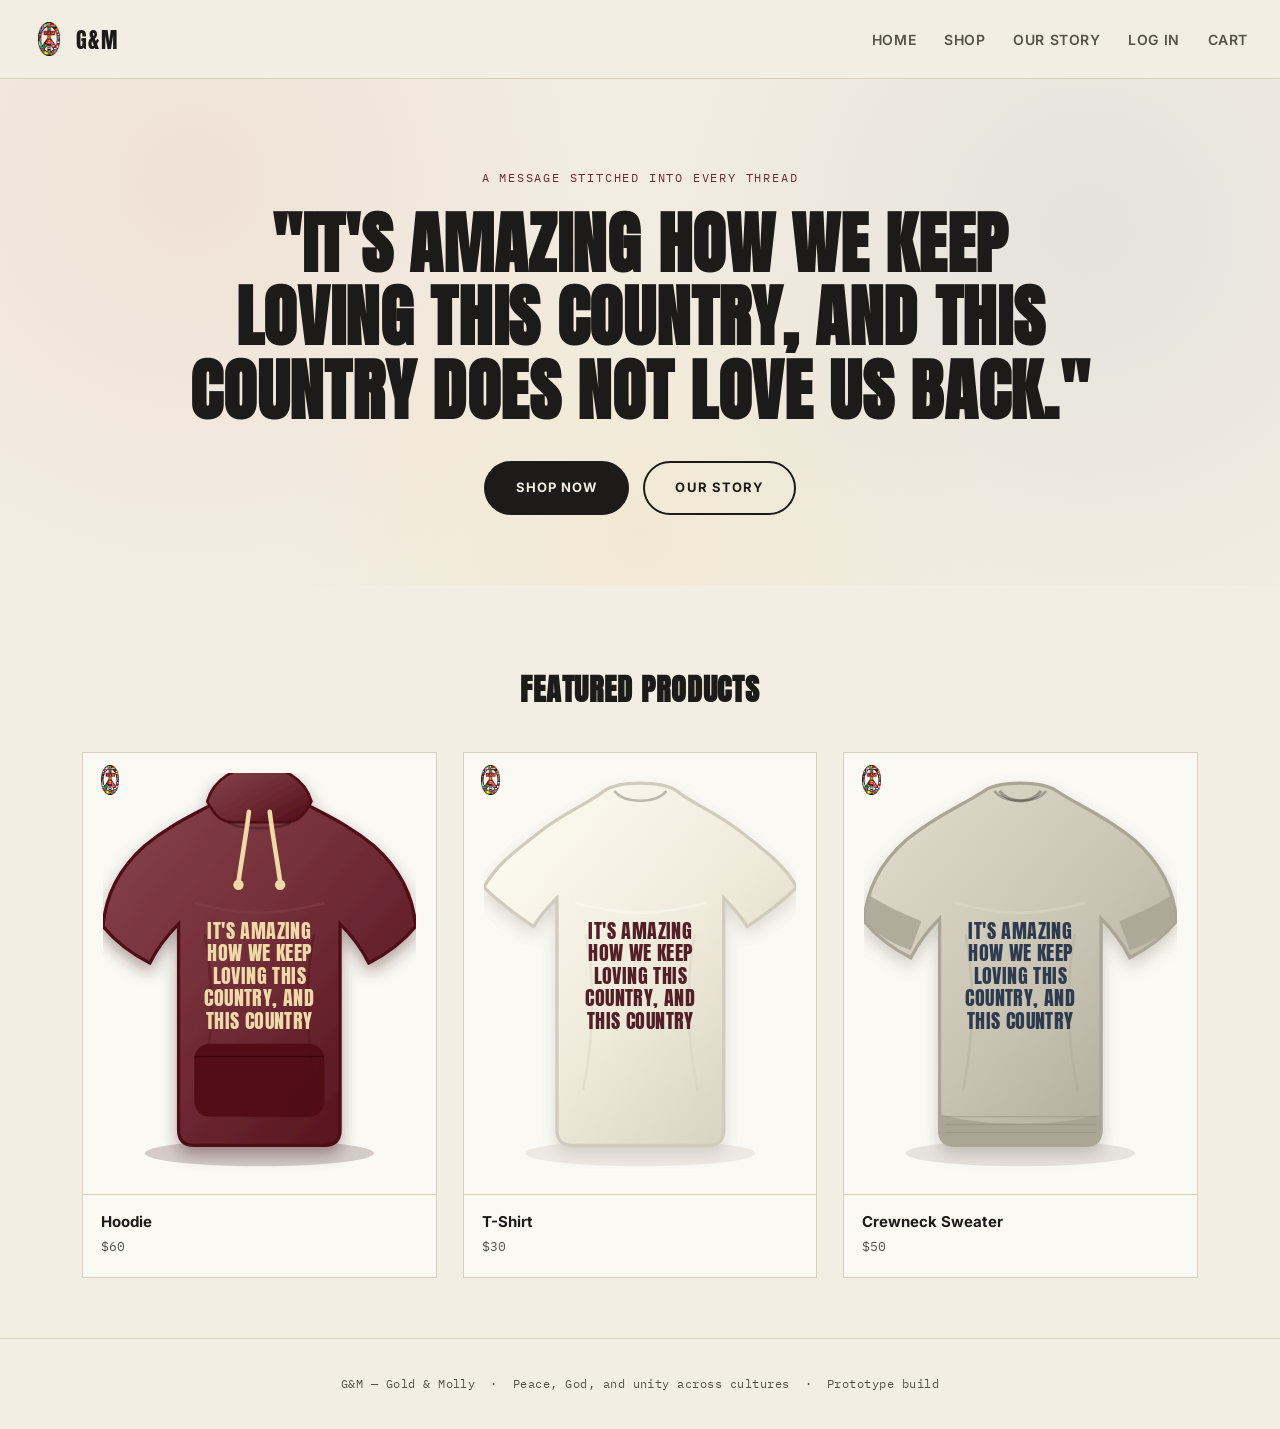
<file: index.html>
<!DOCTYPE html>
<html lang="en">
<head>
<meta charset="UTF-8">
<meta name="viewport" content="width=device-width, initial-scale=1.0">
<title>G&M — It's Amazing How We Keep Loving This Country</title>
<link rel="preconnect" href="https://fonts.googleapis.com">
<link href="https://fonts.googleapis.com/css2?family=Anton&family=Inter:wght@400;600;700&family=IBM+Plex+Mono:wght@400;600&display=swap" rel="stylesheet">
<link rel="stylesheet" href="styles.css">
</head>
<body>

<nav class="nav">
  <a href="index.html" class="brand-mark"><img src="images/logo.png" alt="G&M logo" class="badge">G&amp;M</a>
  <div class="nav-links">
    <a href="index.html">Home</a>
    <a href="shop.html">Shop</a>
    <a href="story.html">Our Story</a>
    <a href="login.html">Log In</a>
    <a href="cart.html" class="nav-cart">Cart <span id="cart-count" class="cart-count">0</span></a>
  </div>
</nav>

<header class="hero">
  <div class="eyebrow">A Message Stitched Into Every Thread</div>
  <h1 class="hero-quote">"It's amazing how we keep loving this country, and this country does not love us back."</h1>
  <div class="hero-actions">
    <a href="shop.html" class="btn btn-solid">Shop Now</a>
    <a href="story.html" class="btn btn-outline">Our Story</a>
  </div>
</header>

<div class="torn-edge"></div>

<section>
  <div class="container">
    <h2 class="section-title">Featured Products</h2>
    <div class="product-grid" id="featured-grid"></div>
  </div>
</section>

<footer class="footer">
  G&amp;M — Gold &amp; Molly &nbsp;·&nbsp; Peace, God, and unity across cultures &nbsp;·&nbsp; Prototype build
</footer>

<script src="products.js"></script>
<script src="garments.js"></script>
<script src="cart.js"></script>
<script>
  const featured = PRODUCTS.slice(0, 3);
  const grid = document.getElementById("featured-grid");
  grid.innerHTML = featured.map(p => `
    <a class="product-card" href="product.html?id=${p.id}">
      <div class="swatch">
        <img src="images/logo.png" alt="G&amp;M logo" class="badge">
        ${garmentSVG(p.category, p.fill, p.ink)}
      </div>
      <div class="product-info">
        <div class="product-name">${p.name}</div>
        <div class="product-price">${formatPrice(p.price)}</div>
      </div>
    </a>
  `).join("");
</script>
</body>
</html>
</file>
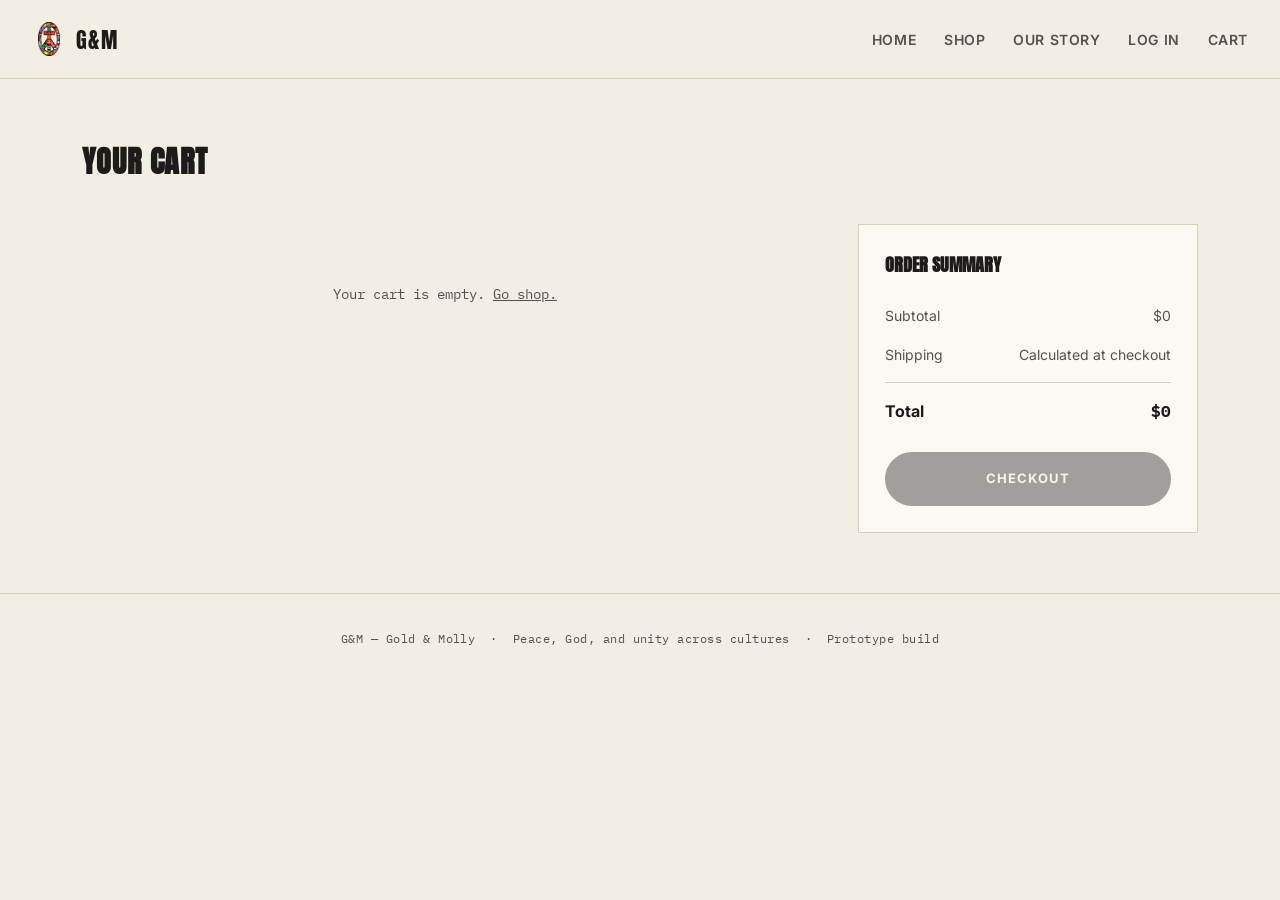
<file: cart.html>
<!DOCTYPE html>
<html lang="en">
<head>
<meta charset="UTF-8">
<meta name="viewport" content="width=device-width, initial-scale=1.0">
<title>Cart — G&M</title>
<link rel="preconnect" href="https://fonts.googleapis.com">
<link href="https://fonts.googleapis.com/css2?family=Anton&family=Inter:wght@400;600;700&family=IBM+Plex+Mono:wght@400;600&display=swap" rel="stylesheet">
<link rel="stylesheet" href="styles.css">
</head>
<body>

<nav class="nav">
  <a href="index.html" class="brand-mark"><img src="images/logo.png" alt="G&M logo" class="badge">G&amp;M</a>
  <div class="nav-links">
    <a href="index.html">Home</a>
    <a href="shop.html">Shop</a>
    <a href="story.html">Our Story</a>
    <a href="login.html">Log In</a>
    <a href="cart.html" class="nav-cart">Cart <span id="cart-count" class="cart-count">0</span></a>
  </div>
</nav>

<section>
  <div class="container">
    <h2 class="section-title" style="text-align:left;">Your Cart</h2>
    <div class="cart-layout">
      <div id="cart-lines"></div>
      <div class="summary-panel">
        <h3>Order Summary</h3>
        <div class="summary-row"><span>Subtotal</span><span class="amount" id="sum-subtotal">$0</span></div>
        <div class="summary-row"><span>Shipping</span><span class="amount">Calculated at checkout</span></div>
        <div class="summary-row total"><span>Total</span><span class="amount" id="sum-total">$0</span></div>
        <a href="checkout.html" class="btn btn-solid btn-full" id="checkout-btn" style="margin-top:20px;">Checkout</a>
      </div>
    </div>
  </div>
</section>

<footer class="footer">
  G&amp;M — Gold &amp; Molly &nbsp;·&nbsp; Peace, God, and unity across cultures &nbsp;·&nbsp; Prototype build
</footer>

<script src="products.js"></script>
<script src="garments.js"></script>
<script src="cart.js"></script>
<script>
  function renderCart() {
    const cart = getCart();
    const container = document.getElementById("cart-lines");

    if (cart.length === 0) {
      container.innerHTML = `<div class="empty-state">Your cart is empty. <a href="shop.html" style="text-decoration:underline;">Go shop.</a></div>`;
      document.getElementById("checkout-btn").classList.add("btn-disabled-link");
      document.getElementById("checkout-btn").style.pointerEvents = "none";
      document.getElementById("checkout-btn").style.opacity = "0.4";
    } else {
      container.innerHTML = cart.map(line => {
        const p = getProductById(line.id);
        return `
          <div class="cart-line">
            <div class="cart-thumb">${garmentSVG(p.category, p.fill, p.ink, { fontSize: 9 })}</div>
            <div>
              <div class="cart-line-name">${p.name}</div>
              <div class="cart-line-meta">Size: ${line.size} &middot; ${formatPrice(p.price)} each</div>
              <div class="qty-control">
                <button class="qty-btn" data-action="dec" data-id="${p.id}" data-size="${line.size}">−</button>
                <span>${line.qty}</span>
                <button class="qty-btn" data-action="inc" data-id="${p.id}" data-size="${line.size}">+</button>
              </div>
              <button class="qty-remove" data-action="remove" data-id="${p.id}" data-size="${line.size}">Remove</button>
            </div>
            <div class="cart-line-price">${formatPrice(p.price * line.qty)}</div>
          </div>
        `;
      }).join("");
    }

    const subtotal = cartSubtotal();
    document.getElementById("sum-subtotal").textContent = formatPrice(subtotal);
    document.getElementById("sum-total").textContent = formatPrice(subtotal);

    container.querySelectorAll("button[data-action]").forEach(btn => {
      btn.addEventListener("click", () => {
        const { action, id, size } = btn.dataset;
        const line = getCart().find(l => l.id === id && l.size === size);
        if (!line) return;
        if (action === "inc") updateLineQty(id, size, line.qty + 1);
        if (action === "dec") updateLineQty(id, size, line.qty - 1);
        if (action === "remove") removeLine(id, size);
        renderCart();
      });
    });
  }

  renderCart();
</script>
</body>
</html>
</file>
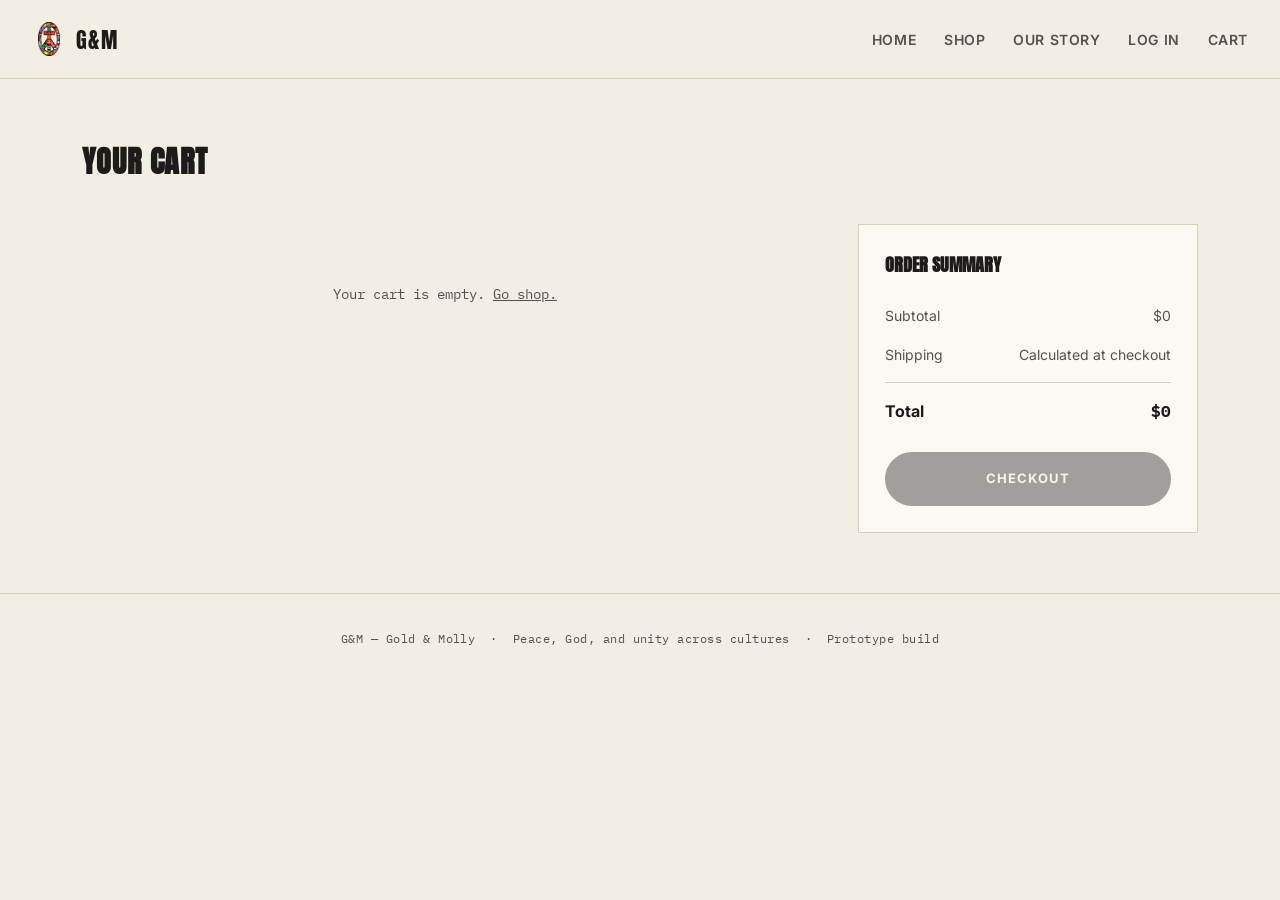
<file: checkout.html>
<!DOCTYPE html>
<html lang="en">
<head>
<meta charset="UTF-8">
<meta name="viewport" content="width=device-width, initial-scale=1.0">
<title>Checkout — G&M</title>
<link rel="preconnect" href="https://fonts.googleapis.com">
<link href="https://fonts.googleapis.com/css2?family=Anton&family=Inter:wght@400;600;700&family=IBM+Plex+Mono:wght@400;600&display=swap" rel="stylesheet">
<link rel="stylesheet" href="styles.css">
</head>
<body>

<nav class="nav">
  <a href="index.html" class="brand-mark"><img src="images/logo.png" alt="G&M logo" class="badge">G&amp;M</a>
  <div class="nav-links">
    <a href="index.html">Home</a>
    <a href="shop.html">Shop</a>
    <a href="story.html">Our Story</a>
    <a href="login.html">Log In</a>
    <a href="cart.html" class="nav-cart">Cart <span id="cart-count" class="cart-count">0</span></a>
  </div>
</nav>

<section>
  <div class="container cart-layout">
    <div>
      <h2 class="section-title" style="text-align:left;">Checkout</h2>
      <form id="checkout-form" class="form-grid">

        <div class="form-section-title">Shipping Address</div>
        <div class="field">
          <label for="full-name">Full name</label>
          <input id="full-name" type="text" required>
        </div>
        <div class="field">
          <label for="address">Address</label>
          <input id="address" type="text" required>
        </div>
        <div class="form-row-2">
          <div class="field">
            <label for="city">City</label>
            <input id="city" type="text" required>
          </div>
          <div class="field">
            <label for="postal">Postal code</label>
            <input id="postal" type="text" required>
          </div>
        </div>
        <div class="field">
          <label for="email">Email</label>
          <input id="email" type="email" required>
        </div>

        <div class="form-section-title">Billing Information</div>
        <div class="field">
          <label for="card-name">Name on card</label>
          <input id="card-name" type="text" required>
        </div>
        <div class="field">
          <label for="card-number">Card number</label>
          <input id="card-number" type="text" inputmode="numeric" placeholder="•••• •••• •••• ••••" required>
        </div>
        <div class="form-row-2">
          <div class="field">
            <label for="expiry">Expiration date</label>
            <input id="expiry" type="text" placeholder="MM/YY" required>
          </div>
          <div class="field">
            <label for="cvc">CVC</label>
            <input id="cvc" type="text" inputmode="numeric" required>
          </div>
        </div>

        <button type="submit" class="btn btn-solid btn-full" style="margin-top:12px;">Place Order</button>
      </form>
    </div>

    <div class="summary-panel">
      <h3>Order Summary</h3>
      <div id="checkout-lines"></div>
      <div class="summary-row"><span>Subtotal</span><span class="amount" id="co-subtotal">$0</span></div>
      <div class="summary-row"><span>Shipping</span><span class="amount">Free</span></div>
      <div class="summary-row total"><span>Total</span><span class="amount" id="co-total">$0</span></div>
    </div>
  </div>
</section>

<footer class="footer">
  G&amp;M — Gold &amp; Molly &nbsp;·&nbsp; Peace, God, and unity across cultures &nbsp;·&nbsp; Prototype build
</footer>

<script src="products.js"></script>
<script src="cart.js"></script>
<script>
  const cart = getCart();
  if (cart.length === 0) {
    window.location.href = "cart.html";
  }

  document.getElementById("checkout-lines").innerHTML = cart.map(line => {
    const p = getProductById(line.id);
    return `<div class="summary-row"><span>${p.name} (${line.size}) &times;${line.qty}</span><span class="amount">${formatPrice(p.price * line.qty)}</span></div>`;
  }).join("");

  const subtotal = cartSubtotal();
  document.getElementById("co-subtotal").textContent = formatPrice(subtotal);
  document.getElementById("co-total").textContent = formatPrice(subtotal);

  document.getElementById("checkout-form").addEventListener("submit", (e) => {
    e.preventDefault();
    const orderNumber = Math.floor(100000 + Math.random() * 900000);
    const email = document.getElementById("email").value;
    localStorage.setItem("gm_last_order", JSON.stringify({ orderNumber, email, total: subtotal }));
    clearCart();
    window.location.href = "confirmation.html";
  });
</script>
</body>
</html>
</file>
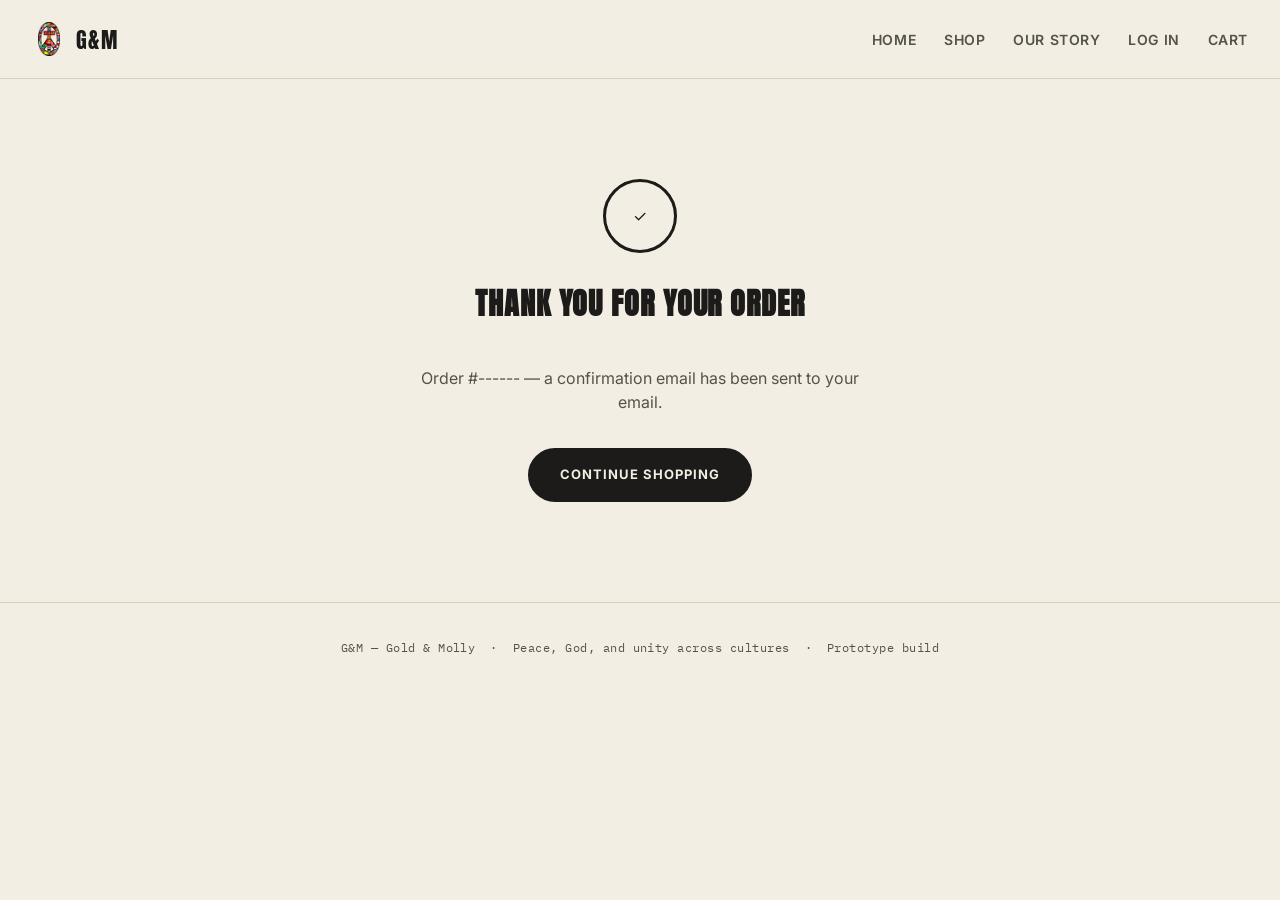
<file: confirmation.html>
<!DOCTYPE html>
<html lang="en">
<head>
<meta charset="UTF-8">
<meta name="viewport" content="width=device-width, initial-scale=1.0">
<title>Order Confirmed — G&M</title>
<link rel="preconnect" href="https://fonts.googleapis.com">
<link href="https://fonts.googleapis.com/css2?family=Anton&family=Inter:wght@400;600;700&family=IBM+Plex+Mono:wght@400;600&display=swap" rel="stylesheet">
<link rel="stylesheet" href="styles.css">
</head>
<body>

<nav class="nav">
  <a href="index.html" class="brand-mark"><img src="images/logo.png" alt="G&M logo" class="badge">G&amp;M</a>
  <div class="nav-links">
    <a href="index.html">Home</a>
    <a href="shop.html">Shop</a>
    <a href="story.html">Our Story</a>
    <a href="login.html">Log In</a>
    <a href="cart.html" class="nav-cart">Cart <span id="cart-count" class="cart-count">0</span></a>
  </div>
</nav>

<div class="confirm-wrap">
  <div class="check-mark">✓</div>
  <h1 class="section-title">Thank You for Your Order</h1>
  <p id="confirm-detail" style="color:var(--ink-soft); margin-bottom:34px;"></p>
  <a href="shop.html" class="btn btn-solid">Continue Shopping</a>
</div>

<footer class="footer">
  G&amp;M — Gold &amp; Molly &nbsp;·&nbsp; Peace, God, and unity across cultures &nbsp;·&nbsp; Prototype build
</footer>

<script src="products.js"></script>
<script src="cart.js"></script>
<script>
  const raw = localStorage.getItem("gm_last_order");
  const order = raw ? JSON.parse(raw) : { orderNumber: "------", email: "your email", total: 0 };
  document.getElementById("confirm-detail").textContent =
    `Order #${order.orderNumber} — a confirmation email has been sent to ${order.email || "your inbox"}.`;
</script>
</body>
</html>
</file>
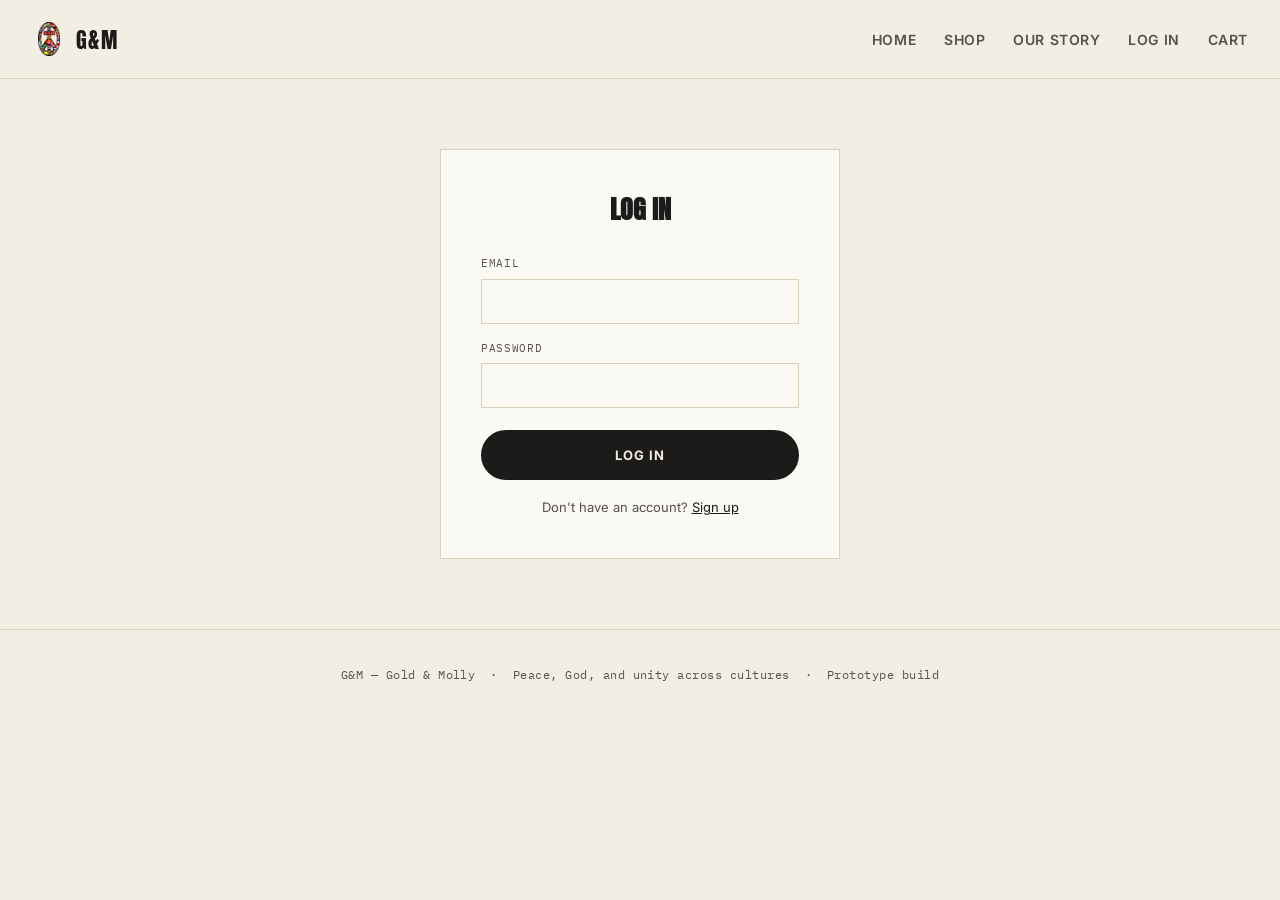
<file: login.html>
<!DOCTYPE html>
<html lang="en">
<head>
<meta charset="UTF-8">
<meta name="viewport" content="width=device-width, initial-scale=1.0">
<title>Log In — G&M</title>
<link rel="preconnect" href="https://fonts.googleapis.com">
<link href="https://fonts.googleapis.com/css2?family=Anton&family=Inter:wght@400;600;700&family=IBM+Plex+Mono:wght@400;600&display=swap" rel="stylesheet">
<link rel="stylesheet" href="styles.css">
</head>
<body>

<nav class="nav">
  <a href="index.html" class="brand-mark"><img src="images/logo.png" alt="G&M logo" class="badge">G&amp;M</a>
  <div class="nav-links">
    <a href="index.html">Home</a>
    <a href="shop.html">Shop</a>
    <a href="story.html">Our Story</a>
    <a href="login.html">Log In</a>
    <a href="cart.html" class="nav-cart">Cart <span id="cart-count" class="cart-count">0</span></a>
  </div>
</nav>

<div class="auth-wrap" id="auth-wrap"></div>

<footer class="footer">
  G&amp;M — Gold &amp; Molly &nbsp;·&nbsp; Peace, God, and unity across cultures &nbsp;·&nbsp; Prototype build
</footer>

<script src="cart.js"></script>
<script>
  let mode = "login"; // or "signup"

  function draw() {
    const wrap = document.getElementById("auth-wrap");
    if (mode === "login") {
      wrap.innerHTML = `
        <h1 class="auth-title">Log In</h1>
        <form class="form-grid" id="auth-form">
          <div class="field">
            <label for="l-email">Email</label>
            <input id="l-email" type="email" required>
          </div>
          <div class="field">
            <label for="l-password">Password</label>
            <input id="l-password" type="password" required>
          </div>
          <button type="submit" class="btn btn-solid btn-full" style="margin-top:6px;">Log In</button>
        </form>
        <div class="auth-switch">Don't have an account? <a href="#" id="switch-link">Sign up</a></div>
      `;
    } else {
      wrap.innerHTML = `
        <h1 class="auth-title">Sign Up</h1>
        <form class="form-grid" id="auth-form">
          <div class="field">
            <label for="s-name">Full name</label>
            <input id="s-name" type="text" required>
          </div>
          <div class="field">
            <label for="s-email">Email</label>
            <input id="s-email" type="email" required>
          </div>
          <div class="field">
            <label for="s-password">Password</label>
            <input id="s-password" type="password" required>
          </div>
          <button type="submit" class="btn btn-solid btn-full" style="margin-top:6px;">Create Account</button>
        </form>
        <div class="auth-switch">Already have an account? <a href="#" id="switch-link">Log in</a></div>
      `;
    }

    document.getElementById("switch-link").addEventListener("click", (e) => {
      e.preventDefault();
      mode = mode === "login" ? "signup" : "login";
      draw();
    });

    document.getElementById("auth-form").addEventListener("submit", (e) => {
      e.preventDefault();
      showToast(mode === "login" ? "Logged in (prototype only)" : "Account created (prototype only)");
    });
  }

  draw();
</script>
</body>
</html>
</file>
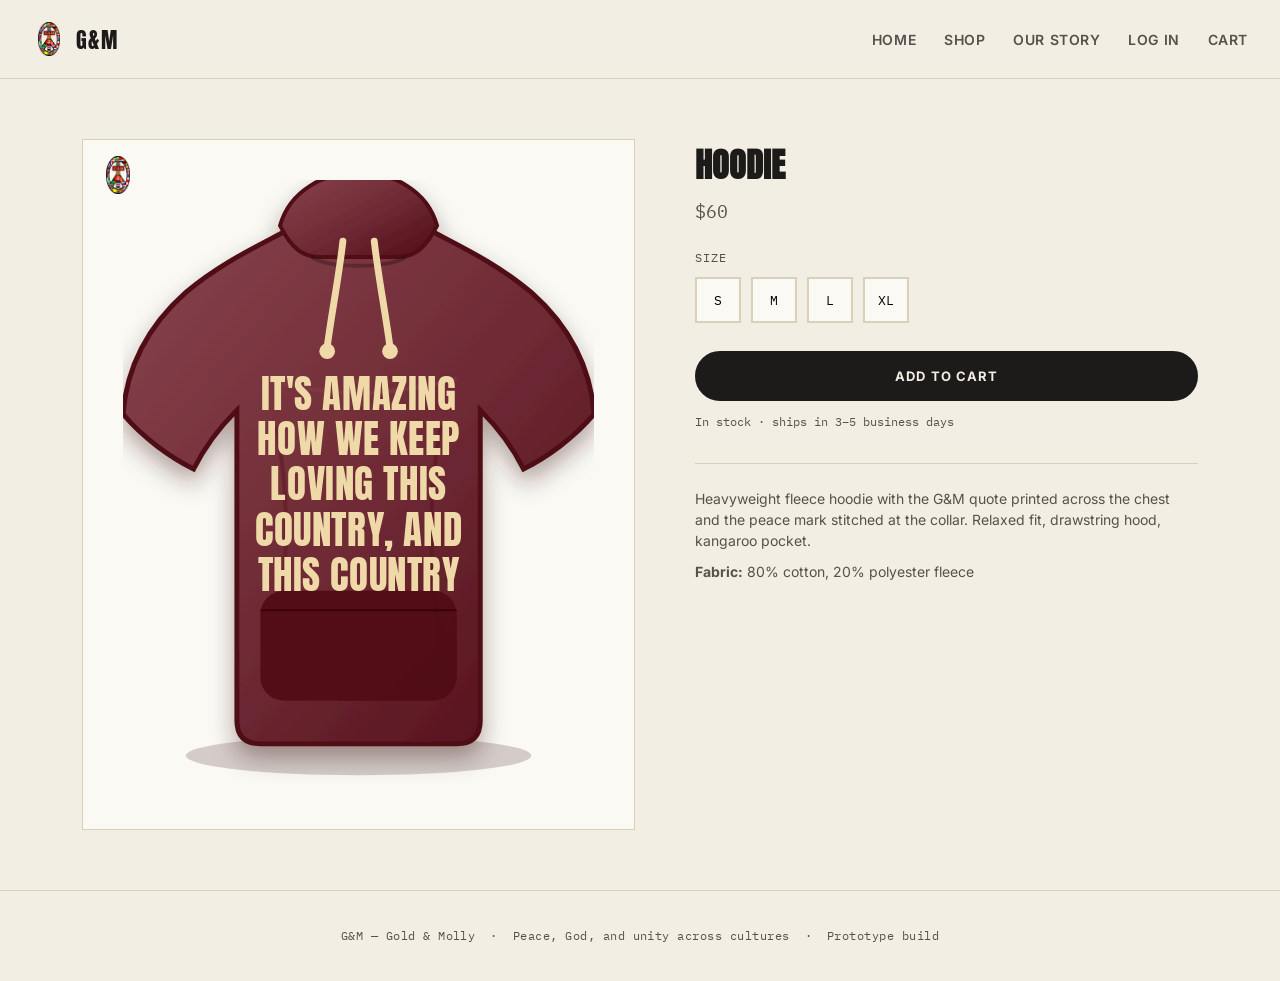
<file: product.html>
<!DOCTYPE html>
<html lang="en">
<head>
<meta charset="UTF-8">
<meta name="viewport" content="width=device-width, initial-scale=1.0">
<title>Product — G&M</title>
<link rel="preconnect" href="https://fonts.googleapis.com">
<link href="https://fonts.googleapis.com/css2?family=Anton&family=Inter:wght@400;600;700&family=IBM+Plex+Mono:wght@400;600&display=swap" rel="stylesheet">
<link rel="stylesheet" href="styles.css">
</head>
<body>

<nav class="nav">
  <a href="index.html" class="brand-mark"><img src="images/logo.png" alt="G&M logo" class="badge">G&amp;M</a>
  <div class="nav-links">
    <a href="index.html">Home</a>
    <a href="shop.html">Shop</a>
    <a href="story.html">Our Story</a>
    <a href="login.html">Log In</a>
    <a href="cart.html" class="nav-cart">Cart <span id="cart-count" class="cart-count">0</span></a>
  </div>
</nav>

<section>
  <div class="container pdp" id="pdp-root"></div>
</section>

<footer class="footer">
  G&amp;M — Gold &amp; Molly &nbsp;·&nbsp; Peace, God, and unity across cultures &nbsp;·&nbsp; Prototype build
</footer>

<script src="products.js"></script>
<script src="garments.js"></script>
<script src="cart.js"></script>
<script>
  const params = new URLSearchParams(window.location.search);
  const product = getProductById(params.get("id")) || PRODUCTS[0];
  let selectedSize = null;

  function draw() {
    document.getElementById("pdp-root").innerHTML = `
      <div class="pdp-swatch">
        <img src="images/logo.png" alt="G&amp;M logo" class="badge">
        ${garmentSVG(product.category, product.fill, product.ink, { fontSize: 20 })}
      </div>
      <div>
        <h1 class="pdp-title">${product.name}</h1>
        <div class="pdp-price">${formatPrice(product.price)}</div>

        <span class="field-label">Size</span>
        <div class="size-row" id="size-row">
          ${product.sizes.map(s => `<button class="size-chip" data-size="${s}">${s}</button>`).join("")}
        </div>

        <button class="btn btn-solid btn-full" id="add-btn">Add to Cart</button>
        <div class="stock-note">In stock &middot; ships in 3–5 business days</div>

        <div class="pdp-details">
          <p>${product.details}</p>
          <p><strong>Fabric:</strong> ${product.fabric}</p>
        </div>
      </div>
    `;

    document.querySelectorAll(".size-chip").forEach(btn => {
      btn.addEventListener("click", () => {
        selectedSize = btn.dataset.size;
        document.querySelectorAll(".size-chip").forEach(b => b.classList.remove("selected"));
        btn.classList.add("selected");
      });
    });

    document.getElementById("add-btn").addEventListener("click", () => {
      if (!selectedSize) {
        showToast("Pick a size first");
        return;
      }
      addToCart(product.id, selectedSize, 1);
      showToast(`Added ${product.name} (${selectedSize}) to cart`);
    });
  }

  draw();
</script>
</body>
</html>
</file>
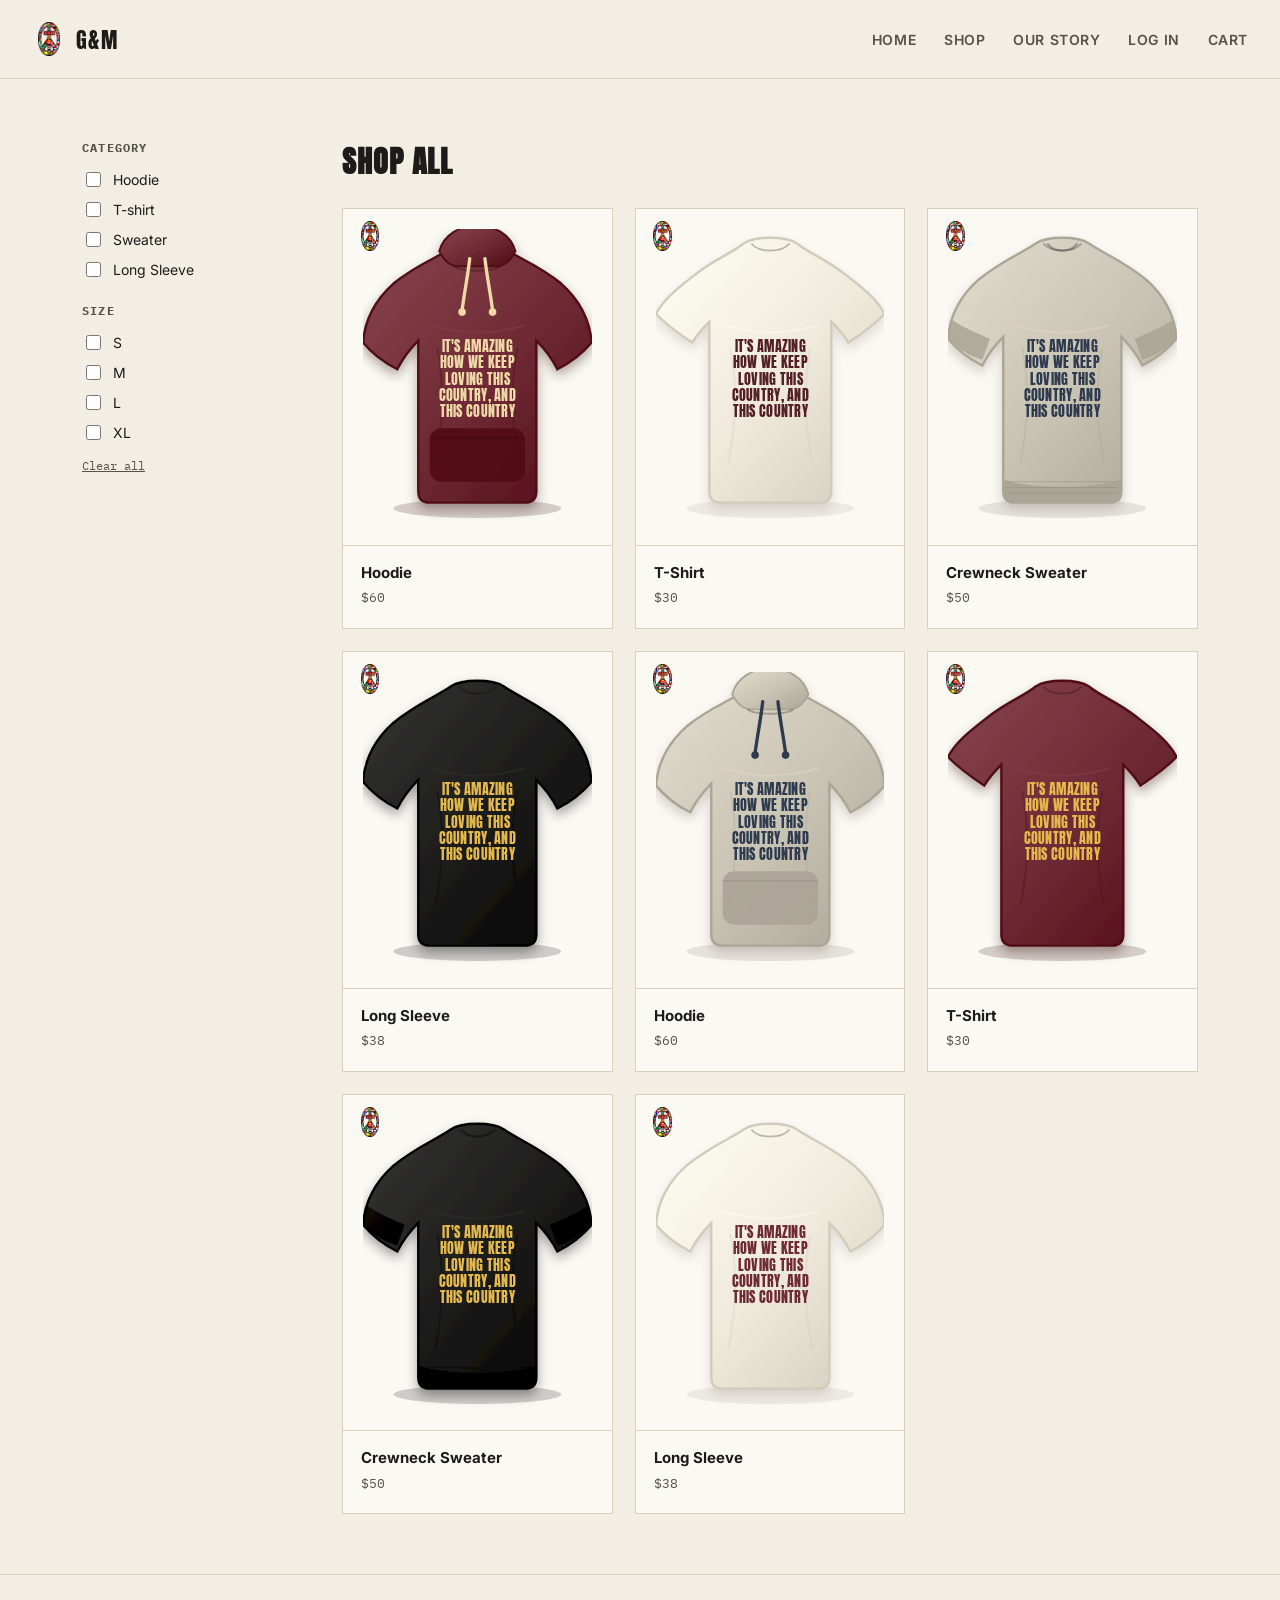
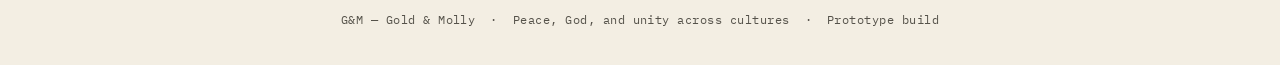
<file: shop.html>
<!DOCTYPE html>
<html lang="en">
<head>
<meta charset="UTF-8">
<meta name="viewport" content="width=device-width, initial-scale=1.0">
<title>Shop — G&M</title>
<link rel="preconnect" href="https://fonts.googleapis.com">
<link href="https://fonts.googleapis.com/css2?family=Anton&family=Inter:wght@400;600;700&family=IBM+Plex+Mono:wght@400;600&display=swap" rel="stylesheet">
<link rel="stylesheet" href="styles.css">
</head>
<body>

<nav class="nav">
  <a href="index.html" class="brand-mark"><img src="images/logo.png" alt="G&M logo" class="badge">G&amp;M</a>
  <div class="nav-links">
    <a href="index.html">Home</a>
    <a href="shop.html">Shop</a>
    <a href="story.html">Our Story</a>
    <a href="login.html">Log In</a>
    <a href="cart.html" class="nav-cart">Cart <span id="cart-count" class="cart-count">0</span></a>
  </div>
</nav>

<section>
  <div class="container shop-layout">
    <aside class="filter-panel">
      <h3>Category</h3>
      <div id="category-filters"></div>

      <h3>Size</h3>
      <div id="size-filters"></div>

      <button class="filter-clear" id="clear-filters">Clear all</button>
    </aside>

    <div>
      <h2 class="section-title" style="text-align:left; margin-bottom:24px;">Shop All</h2>
      <div class="shop-grid" id="shop-grid"></div>
    </div>
  </div>
</section>

<footer class="footer">
  G&amp;M — Gold &amp; Molly &nbsp;·&nbsp; Peace, God, and unity across cultures &nbsp;·&nbsp; Prototype build
</footer>

<script src="products.js"></script>
<script src="garments.js"></script>
<script src="cart.js"></script>
<script>
  const categories = [...new Set(PRODUCTS.map(p => p.category))];
  const sizes = ["S", "M", "L", "XL"];
  const state = { categories: new Set(), sizes: new Set() };

  document.getElementById("category-filters").innerHTML = categories.map(c => `
    <label class="filter-option">
      <input type="checkbox" value="${c}" data-filter="category"> ${c}
    </label>
  `).join("");

  document.getElementById("size-filters").innerHTML = sizes.map(s => `
    <label class="filter-option">
      <input type="checkbox" value="${s}" data-filter="size"> ${s}
    </label>
  `).join("");

  document.querySelectorAll('input[data-filter]').forEach(input => {
    input.addEventListener("change", () => {
      const set = input.dataset.filter === "category" ? state.categories : state.sizes;
      input.checked ? set.add(input.value) : set.delete(input.value);
      render();
    });
  });

  document.getElementById("clear-filters").addEventListener("click", () => {
    state.categories.clear();
    state.sizes.clear();
    document.querySelectorAll('input[data-filter]').forEach(i => i.checked = false);
    render();
  });

  function render() {
    const filtered = PRODUCTS.filter(p => {
      const catOk = state.categories.size === 0 || state.categories.has(p.category);
      const sizeOk = state.sizes.size === 0 || p.sizes.some(s => state.sizes.has(s));
      return catOk && sizeOk;
    });

    const grid = document.getElementById("shop-grid");
    if (filtered.length === 0) {
      grid.innerHTML = `<div class="empty-state">No products match those filters. Try clearing a few.</div>`;
      return;
    }

    grid.innerHTML = filtered.map(p => `
      <a class="product-card" href="product.html?id=${p.id}">
        <div class="swatch">
          <img src="images/logo.png" alt="G&amp;M logo" class="badge">
          ${garmentSVG(p.category, p.fill, p.ink)}
        </div>
        <div class="product-info">
          <div class="product-name">${p.name}</div>
          <div class="product-price">${formatPrice(p.price)}</div>
        </div>
      </a>
    `).join("");
  }

  render();
</script>
</body>
</html>
</file>
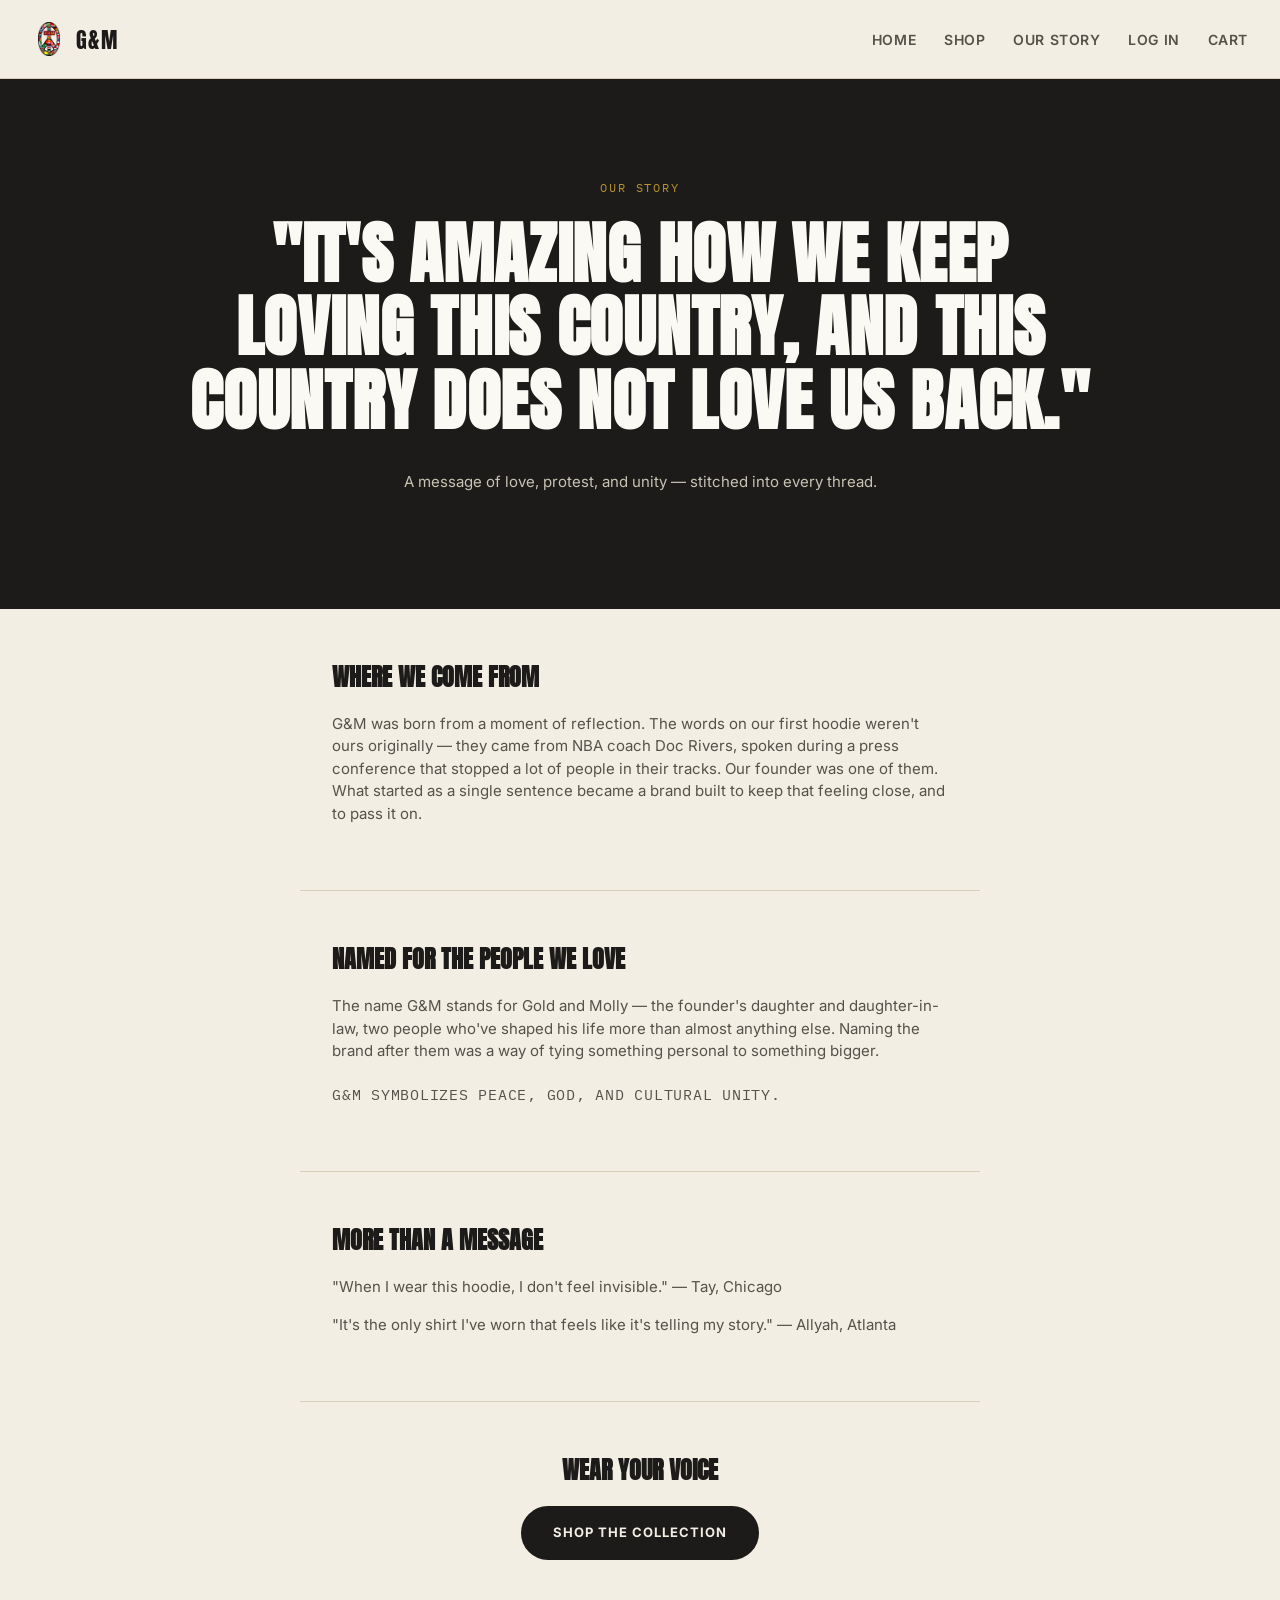
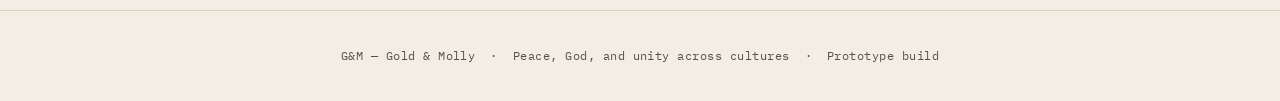
<file: story.html>
<!DOCTYPE html>
<html lang="en">
<head>
<meta charset="UTF-8">
<meta name="viewport" content="width=device-width, initial-scale=1.0">
<title>Our Story — G&M</title>
<link rel="preconnect" href="https://fonts.googleapis.com">
<link href="https://fonts.googleapis.com/css2?family=Anton&family=Inter:wght@400;600;700&family=IBM+Plex+Mono:wght@400;600&display=swap" rel="stylesheet">
<link rel="stylesheet" href="styles.css">
</head>
<body>

<nav class="nav">
  <a href="index.html" class="brand-mark"><img src="images/logo.png" alt="G&M logo" class="badge">G&amp;M</a>
  <div class="nav-links">
    <a href="index.html">Home</a>
    <a href="shop.html">Shop</a>
    <a href="story.html">Our Story</a>
    <a href="login.html">Log In</a>
    <a href="cart.html" class="nav-cart">Cart <span id="cart-count" class="cart-count">0</span></a>
  </div>
</nav>

<header class="story-hero">
  <div class="eyebrow">Our Story</div>
  <h1 class="hero-quote">"It's amazing how we keep loving this country, and this country does not love us back."</h1>
  <p class="sub">A message of love, protest, and unity — stitched into every thread.</p>
</header>

<div class="story-block">
  <h2>Where We Come From</h2>
  <p>G&amp;M was born from a moment of reflection. The words on our first hoodie weren't ours originally — they came from NBA coach Doc Rivers, spoken during a press conference that stopped a lot of people in their tracks. Our founder was one of them. What started as a single sentence became a brand built to keep that feeling close, and to pass it on.</p>
</div>

<div class="story-block">
  <h2>Named for the People We Love</h2>
  <p>The name G&amp;M stands for Gold and Molly — the founder's daughter and daughter-in-law, two people who've shaped his life more than almost anything else. Naming the brand after them was a way of tying something personal to something bigger.</p>
  <p class="quote-pull">G&amp;M symbolizes peace, God, and cultural unity.</p>
</div>

<div class="story-block">
  <h2>More Than a Message</h2>
  <p>"When I wear this hoodie, I don't feel invisible." — Tay, Chicago</p>
  <p>"It's the only shirt I've worn that feels like it's telling my story." — Allyah, Atlanta</p>
</div>

<div class="story-block" style="text-align:center; border-bottom:none;">
  <h2>Wear Your Voice</h2>
  <a href="shop.html" class="btn btn-solid">Shop the Collection</a>
</div>

<footer class="footer">
  G&amp;M — Gold &amp; Molly &nbsp;·&nbsp; Peace, God, and unity across cultures &nbsp;·&nbsp; Prototype build
</footer>

<script src="cart.js"></script>
</body>
</html>
</file>
<file: styles.css>
/* ============================================
   G&M — brand tokens
   ============================================ */
:root {
  --cream:      #F3EEE3;
  --panel:      #FBF9F4;
  --ink:        #1C1B19;
  --ink-soft:   #55524A;
  --burgundy:   #6E2A34;
  --burgundy-d: #531F27;
  --gold:       #B8922F;
  --line:       #D9D0BC;

  --display: 'Anton', Impact, 'Arial Narrow', sans-serif;
  --body: 'Inter', -apple-system, BlinkMacSystemFont, 'Segoe UI', sans-serif;
  --mono: 'IBM Plex Mono', 'Courier New', monospace;

  --radius-pill: 999px;
}

* { box-sizing: border-box; }

html { scroll-behavior: smooth; }

body {
  margin: 0;
  background: var(--cream);
  color: var(--ink);
  font-family: var(--body);
  line-height: 1.5;
  -webkit-font-smoothing: antialiased;
}

img { max-width: 100%; display: block; }

a { color: inherit; text-decoration: none; }

button { font-family: inherit; cursor: pointer; }

.container {
  max-width: 1180px;
  margin: 0 auto;
  padding: 0 32px;
}

/* ---------- Nav ---------- */
.nav {
  display: flex;
  align-items: center;
  justify-content: space-between;
  padding: 22px 32px;
  border-bottom: 1px solid var(--line);
}

.nav-links { display: flex; gap: 28px; align-items: center; }

.nav-links a {
  font-size: 14px;
  letter-spacing: 0.04em;
  text-transform: uppercase;
  font-weight: 600;
  color: var(--ink-soft);
  transition: color 0.15s ease;
}
.nav-links a:hover { color: var(--ink); }

.nav-cart {
  position: relative;
}
.cart-count {
  position: absolute;
  top: -8px;
  right: -14px;
  background: var(--burgundy);
  color: var(--cream);
  font-family: var(--mono);
  font-size: 10px;
  min-width: 16px;
  height: 16px;
  border-radius: 50%;
  display: flex;
  align-items: center;
  justify-content: center;
  padding: 0 2px;
}

.brand-mark {
  display: flex;
  align-items: center;
  gap: 10px;
  font-family: var(--display);
  font-size: 22px;
  letter-spacing: 0.06em;
}

/* Brand mark — G&M logo */
.badge {
  width: 34px;
  height: 34px;
  object-fit: contain;
  flex-shrink: 0;
}

/* ---------- Buttons ---------- */
.btn {
  display: inline-flex;
  align-items: center;
  justify-content: center;
  gap: 8px;
  padding: 15px 30px;
  border-radius: var(--radius-pill);
  font-size: 13px;
  font-weight: 700;
  letter-spacing: 0.08em;
  text-transform: uppercase;
  border: 2px solid var(--ink);
  transition: transform 0.12s ease, background 0.15s ease, color 0.15s ease;
}
.btn:active { transform: scale(0.97); }

.btn-solid {
  background: var(--ink);
  color: var(--cream);
}
.btn-solid:hover { background: var(--burgundy); border-color: var(--burgundy); }

.btn-outline {
  background: transparent;
  color: var(--ink);
}
.btn-outline:hover { background: var(--ink); color: var(--cream); }

.btn-full { width: 100%; }

.btn:disabled { opacity: 0.4; cursor: not-allowed; }

/* ---------- Hero ---------- */
.hero {
  padding: 90px 32px 70px;
  text-align: center;
  position: relative;
  background:
    radial-gradient(circle at 15% 20%, rgba(201,74,60,0.08), transparent 40%),
    radial-gradient(circle at 85% 30%, rgba(58,92,140,0.08), transparent 40%),
    radial-gradient(circle at 50% 90%, rgba(228,185,78,0.10), transparent 45%);
}

.eyebrow {
  font-family: var(--mono);
  font-size: 12px;
  letter-spacing: 0.15em;
  text-transform: uppercase;
  color: var(--burgundy);
  margin-bottom: 20px;
}

.hero-quote {
  font-family: var(--display);
  font-size: clamp(34px, 6vw, 68px);
  line-height: 1.08;
  letter-spacing: 0.01em;
  max-width: 900px;
  margin: 0 auto 34px;
  text-transform: uppercase;
}

.hero-actions {
  display: flex;
  gap: 14px;
  justify-content: center;
  flex-wrap: wrap;
}

/* torn-edge divider, protest-placard signature detail */
.torn-edge {
  height: 22px;
  width: 100%;
  background: var(--cream);
  clip-path: polygon(
    0% 100%, 0% 30%, 3% 60%, 6% 20%, 9% 70%, 12% 10%, 15% 55%, 18% 25%,
    21% 65%, 24% 15%, 27% 60%, 30% 30%, 33% 70%, 36% 20%, 39% 55%, 42% 10%,
    45% 65%, 48% 25%, 51% 60%, 54% 15%, 57% 70%, 60% 30%, 63% 55%, 66% 10%,
    69% 65%, 72% 20%, 75% 60%, 78% 25%, 81% 70%, 84% 15%, 87% 55%, 90% 30%,
    93% 65%, 96% 20%, 100% 60%, 100% 100%
  );
}

/* ---------- Section headings ---------- */
.section-title {
  font-family: var(--display);
  font-size: 30px;
  text-transform: uppercase;
  letter-spacing: 0.03em;
  text-align: center;
  margin: 0 0 40px;
}

section { padding: 60px 0; }

/* ---------- Product grid & cards ---------- */
.product-grid {
  display: grid;
  grid-template-columns: repeat(3, 1fr);
  gap: 26px;
}

.product-card {
  background: var(--panel);
  border: 1px solid var(--line);
  display: flex;
  flex-direction: column;
  overflow: hidden;
  transition: transform 0.15s ease, box-shadow 0.15s ease;
}
.product-card:hover {
  transform: translateY(-4px);
  box-shadow: 0 12px 24px rgba(28,27,25,0.08);
}

.swatch {
  aspect-ratio: 4 / 5;
  display: flex;
  align-items: center;
  justify-content: center;
  padding: 20px;
  position: relative;
  background: var(--panel);
}

.swatch svg { width: 100%; height: 100%; }

.swatch .badge {
  position: absolute;
  top: 12px;
  left: 12px;
  width: 30px;
  height: 30px;
  z-index: 2;
}

.product-info {
  padding: 16px 18px 20px;
  border-top: 1px solid var(--line);
}

.product-name { font-weight: 700; font-size: 15px; margin-bottom: 4px; }
.product-price { font-family: var(--mono); font-size: 13px; color: var(--ink-soft); }

/* ---------- Shop layout ---------- */
.shop-layout {
  display: grid;
  grid-template-columns: 220px 1fr;
  gap: 40px;
  align-items: start;
}

.filter-panel h3 {
  font-family: var(--mono);
  font-size: 12px;
  text-transform: uppercase;
  letter-spacing: 0.1em;
  margin: 22px 0 12px;
  color: var(--ink-soft);
}
.filter-panel h3:first-child { margin-top: 0; }

.filter-option {
  display: flex;
  align-items: center;
  gap: 9px;
  font-size: 14px;
  margin-bottom: 9px;
  cursor: pointer;
}
.filter-option input { accent-color: var(--burgundy); width: 15px; height: 15px; }

.filter-clear {
  font-family: var(--mono);
  font-size: 12px;
  text-decoration: underline;
  color: var(--ink-soft);
  background: none;
  border: none;
  padding: 0;
  margin-top: 6px;
}

.shop-grid {
  display: grid;
  grid-template-columns: repeat(3, 1fr);
  gap: 22px;
}

.empty-state {
  grid-column: 1 / -1;
  text-align: center;
  padding: 60px 20px;
  color: var(--ink-soft);
  font-family: var(--mono);
  font-size: 14px;
}

/* ---------- Product detail ---------- */
.pdp {
  display: grid;
  grid-template-columns: 1.1fr 1fr;
  gap: 60px;
  align-items: start;
}

.pdp-swatch {
  aspect-ratio: 4/5;
  display: flex;
  align-items: center;
  justify-content: center;
  padding: 40px;
  background: var(--panel);
  border: 1px solid var(--line);
  position: relative;
}
.pdp-swatch svg { width: 100%; height: 100%; }
.pdp-swatch .badge {
  position: absolute;
  top: 16px;
  left: 16px;
  width: 38px;
  height: 38px;
}

.pdp-title { font-family: var(--display); font-size: 34px; text-transform: uppercase; margin: 0 0 8px; }
.pdp-price { font-family: var(--mono); font-size: 18px; color: var(--ink-soft); margin-bottom: 24px; }

.field-label {
  font-family: var(--mono);
  font-size: 12px;
  text-transform: uppercase;
  letter-spacing: 0.08em;
  color: var(--ink-soft);
  display: block;
  margin-bottom: 10px;
}

.size-row { display: flex; gap: 10px; margin-bottom: 28px; }
.size-chip {
  width: 46px; height: 46px;
  display: flex; align-items: center; justify-content: center;
  border: 2px solid var(--line);
  font-family: var(--mono);
  font-size: 13px;
  background: var(--panel);
  transition: border-color 0.12s ease;
}
.size-chip.selected { border-color: var(--ink); background: var(--ink); color: var(--cream); }

.pdp-details {
  margin-top: 32px;
  padding-top: 24px;
  border-top: 1px solid var(--line);
  font-size: 14px;
  color: var(--ink-soft);
}
.pdp-details p { margin: 0 0 10px; }

.stock-note { font-family: var(--mono); font-size: 12px; margin-top: 12px; color: var(--ink-soft); }

/* ---------- Cart ---------- */
.cart-layout {
  display: grid;
  grid-template-columns: 1fr 340px;
  gap: 50px;
  align-items: start;
}

.cart-line {
  display: grid;
  grid-template-columns: 90px 1fr auto;
  gap: 18px;
  align-items: center;
  padding: 18px 0;
  border-bottom: 1px solid var(--line);
}

.cart-thumb {
  width: 90px; height: 100px;
  display: flex; align-items: center; justify-content: center;
  padding: 8px;
  background: var(--panel);
  border: 1px solid var(--line);
}
.cart-thumb svg { width: 100%; height: 100%; }

.cart-line-name { font-weight: 700; font-size: 15px; }
.cart-line-meta { font-family: var(--mono); font-size: 12px; color: var(--ink-soft); margin-top: 4px; }

.qty-control {
  display: flex; align-items: center; gap: 10px;
  margin-top: 10px;
}
.qty-btn {
  width: 26px; height: 26px;
  border: 1px solid var(--line);
  background: var(--panel);
  display: flex; align-items: center; justify-content: center;
  font-family: var(--mono);
}
.qty-remove {
  font-family: var(--mono);
  font-size: 11px;
  text-decoration: underline;
  color: var(--ink-soft);
  background: none; border: none;
  margin-top: 10px;
}

.cart-line-price { font-family: var(--mono); font-size: 15px; text-align: right; white-space: nowrap; }

.summary-panel {
  background: var(--panel);
  border: 1px solid var(--line);
  padding: 26px;
}
.summary-panel h3 {
  font-family: var(--display);
  text-transform: uppercase;
  font-size: 18px;
  margin: 0 0 18px;
}
.summary-row {
  display: flex; justify-content: space-between;
  font-size: 14px;
  padding: 9px 0;
  color: var(--ink-soft);
}
.summary-row.total {
  border-top: 1px solid var(--line);
  margin-top: 8px;
  padding-top: 16px;
  font-weight: 700;
  color: var(--ink);
  font-size: 16px;
}
.summary-row.total .amount { font-family: var(--mono); }

/* ---------- Forms ---------- */
.form-grid { display: grid; gap: 16px; }
.form-row-2 { display: grid; grid-template-columns: 1fr 1fr; gap: 16px; }

.field { display: flex; flex-direction: column; gap: 7px; }
.field label {
  font-family: var(--mono);
  font-size: 11px;
  text-transform: uppercase;
  letter-spacing: 0.06em;
  color: var(--ink-soft);
}
.field input, .field select {
  padding: 13px 14px;
  border: 1.5px solid var(--line);
  background: var(--panel);
  font-family: var(--body);
  font-size: 14px;
  color: var(--ink);
}
.field input:focus, .field select:focus {
  outline: none;
  border-color: var(--ink);
}

.form-section-title {
  font-family: var(--mono);
  font-size: 12px;
  text-transform: uppercase;
  letter-spacing: 0.1em;
  color: var(--burgundy);
  margin: 30px 0 4px;
}
.form-section-title:first-child { margin-top: 0; }

/* ---------- Confirmation ---------- */
.confirm-wrap {
  text-align: center;
  padding: 100px 20px;
  max-width: 520px;
  margin: 0 auto;
}
.check-mark {
  width: 74px; height: 74px;
  border-radius: 50%;
  border: 3px solid var(--ink);
  display: flex; align-items: center; justify-content: center;
  margin: 0 auto 28px;
}

/* ---------- Auth ---------- */
.auth-wrap {
  max-width: 400px;
  margin: 70px auto;
  padding: 40px;
  background: var(--panel);
  border: 1px solid var(--line);
}
.auth-title {
  font-family: var(--display);
  text-transform: uppercase;
  font-size: 26px;
  text-align: center;
  margin: 0 0 26px;
}
.auth-switch {
  text-align: center;
  margin-top: 18px;
  font-size: 13px;
  color: var(--ink-soft);
}
.auth-switch a { text-decoration: underline; color: var(--ink); }

/* ---------- Story page ---------- */
.story-hero {
  background: var(--ink);
  color: var(--panel);
  text-align: center;
  padding: 100px 32px;
}
.story-hero .eyebrow { color: var(--gold); }
.story-hero .hero-quote { color: var(--panel); }
.story-hero p.sub { color: #C9C3B4; font-size: 15px; margin-top: 10px; }

.story-block {
  max-width: 680px;
  margin: 0 auto;
  padding: 50px 32px;
  border-bottom: 1px solid var(--line);
}
.story-block h2 {
  font-family: var(--display);
  text-transform: uppercase;
  font-size: 24px;
  margin: 0 0 18px;
}
.story-block p { color: var(--ink-soft); font-size: 15px; }

.quote-pull {
  font-family: var(--mono);
  font-size: 12px;
  text-transform: uppercase;
  letter-spacing: 0.05em;
  color: var(--burgundy);
  margin-top: 6px;
  display: inline-block;
}

/* ---------- Footer ---------- */
.footer {
  border-top: 1px solid var(--line);
  padding: 36px 32px;
  text-align: center;
  font-family: var(--mono);
  font-size: 12px;
  color: var(--ink-soft);
  letter-spacing: 0.04em;
}

/* ---------- Toast ---------- */
.toast {
  position: fixed;
  bottom: 26px;
  left: 50%;
  transform: translateX(-50%) translateY(20px);
  background: var(--ink);
  color: var(--cream);
  padding: 14px 24px;
  font-size: 13px;
  font-weight: 600;
  letter-spacing: 0.03em;
  border-radius: var(--radius-pill);
  opacity: 0;
  pointer-events: none;
  transition: opacity 0.2s ease, transform 0.2s ease;
  z-index: 100;
}
.toast.show {
  opacity: 1;
  transform: translateX(-50%) translateY(0);
}

/* ---------- Responsive ---------- */
@media (max-width: 860px) {
  .product-grid, .shop-grid { grid-template-columns: repeat(2, 1fr); }
  .shop-layout { grid-template-columns: 1fr; }
  .pdp, .cart-layout, .form-row-2 { grid-template-columns: 1fr; }
  .nav-links { gap: 16px; }
}
@media (max-width: 520px) {
  .product-grid, .shop-grid { grid-template-columns: 1fr; }
  .nav { padding: 16px 18px; }
  .container { padding: 0 18px; }
  .hero { padding: 60px 18px 50px; }
}

/* Focus visibility */
a:focus-visible, button:focus-visible, input:focus-visible, select:focus-visible {
  outline: 2px solid var(--burgundy);
  outline-offset: 2px;
}

@media (prefers-reduced-motion: reduce) {
  * { animation: none !important; transition: none !important; }
  html { scroll-behavior: auto; }
}
</file>
